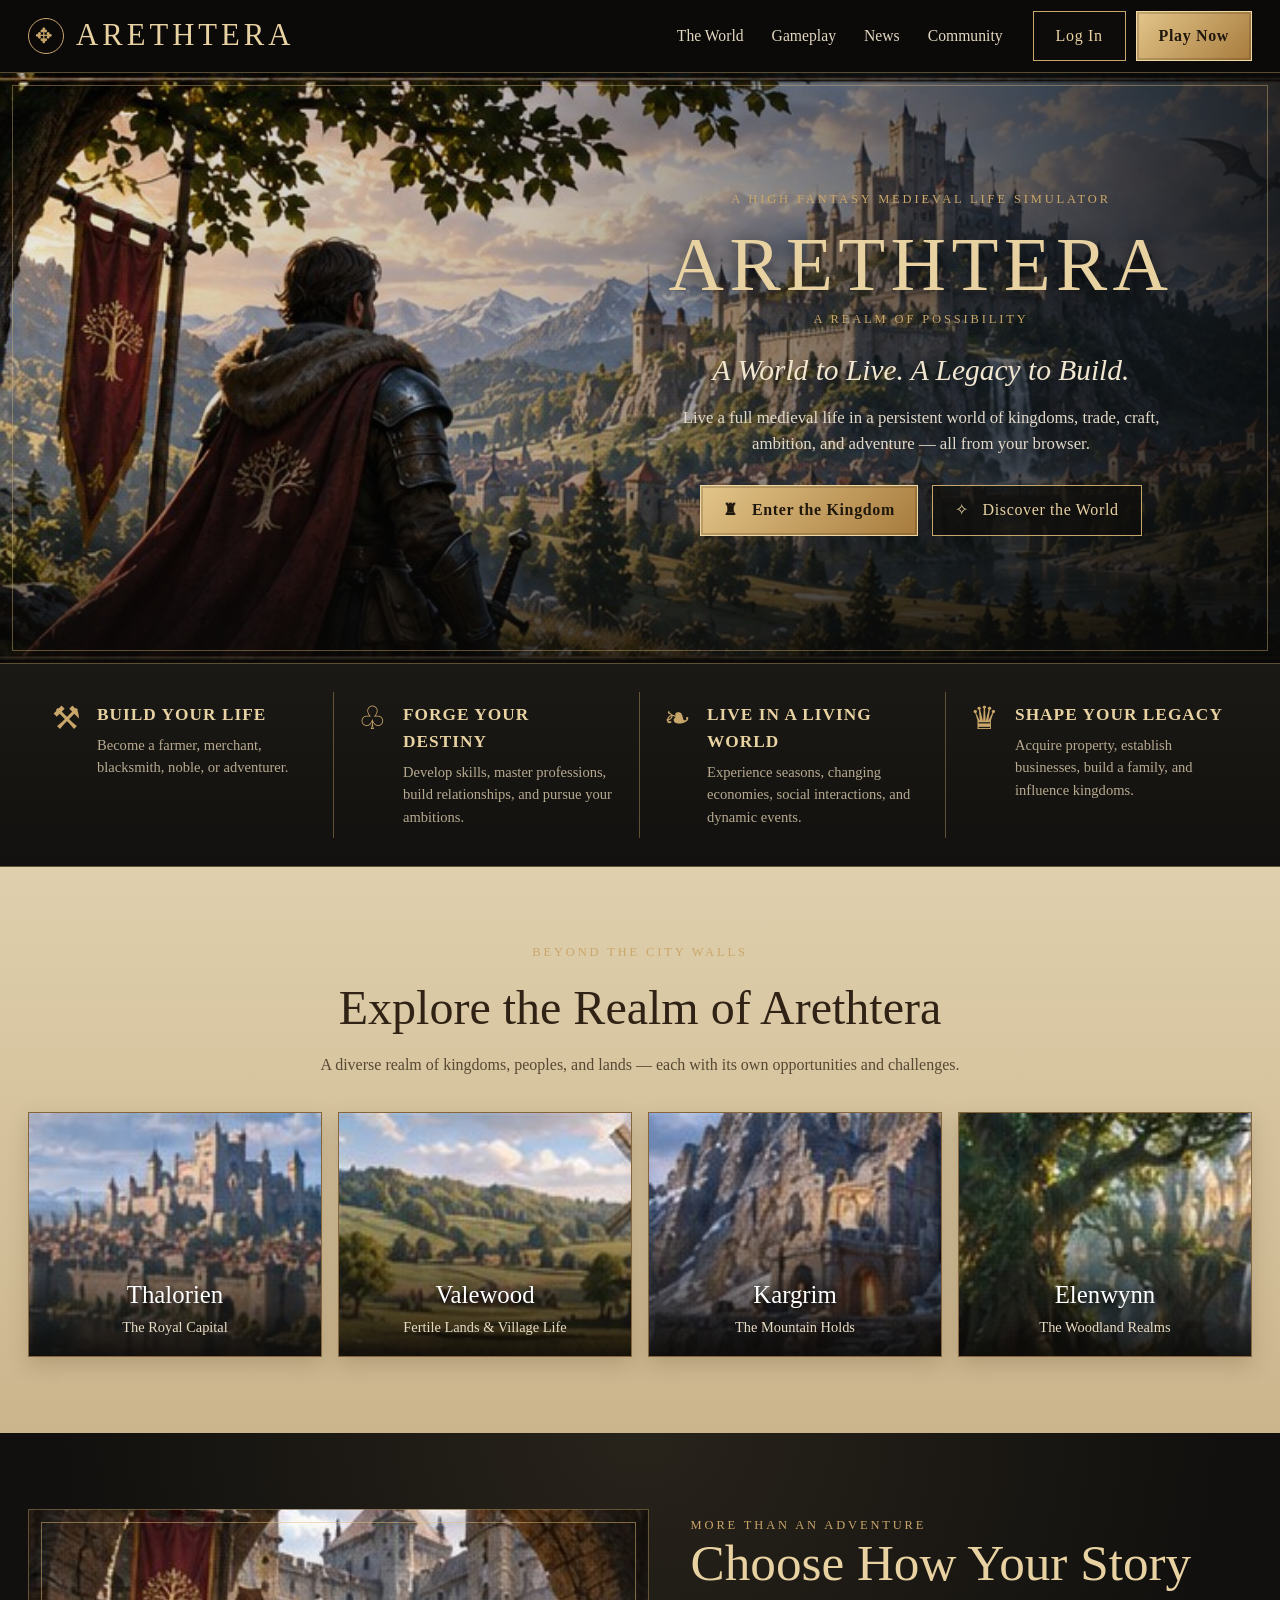
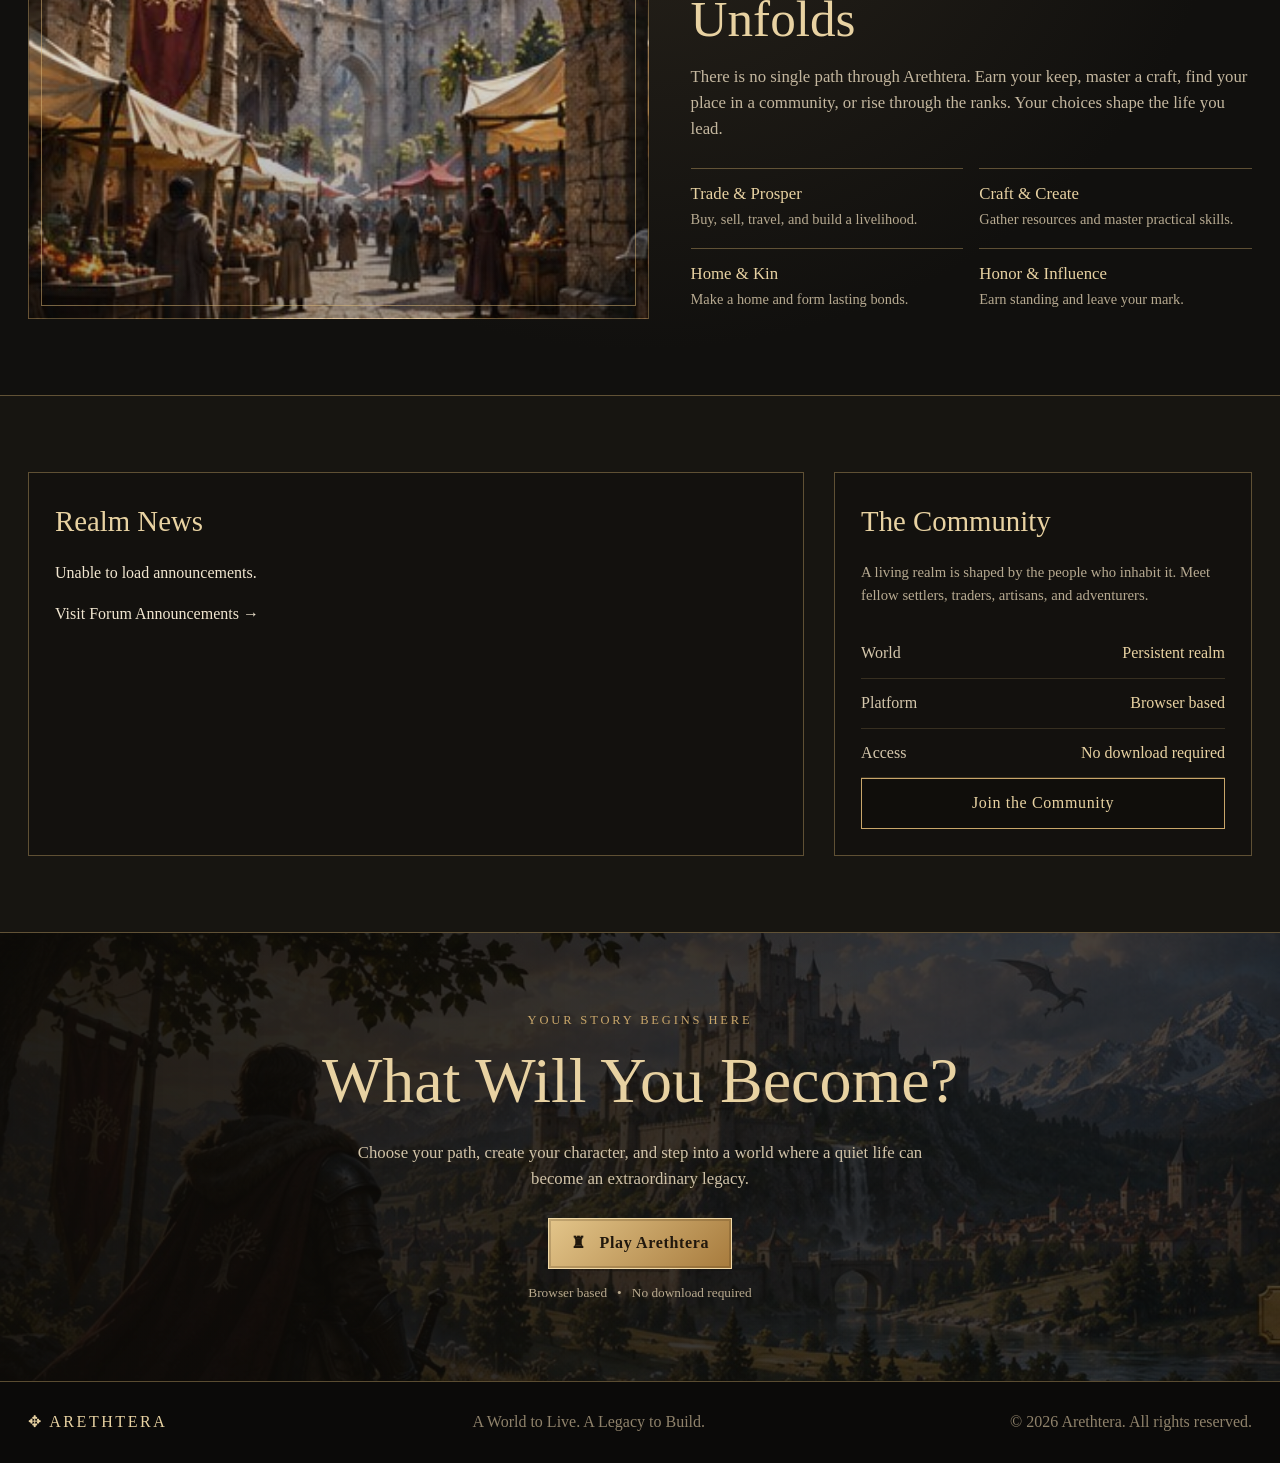
<file: index.html>
<!doctype html>
<html lang="en">
<head>
<meta charset="utf-8">
<meta name="viewport" content="width=device-width, initial-scale=1">
<meta name="theme-color" content="#11100e">
<meta name="description" content="Arethtera — a high fantasy medieval life simulator. Build a life, forge your destiny, and shape a living realm.">
<link rel="stylesheet" href="css/style.css">
<script src="js/main.js" defer></script>
<script src="js/news.js" defer></script>
<script src="js/account.js" defer></script>
<title>Arethtera — A World to Live. A Legacy to Build.</title>

</head>
<body>
<header class="site-header">
 <nav class="nav" aria-label="Main navigation">
  <a class="brand" href="#home"><span class="brand-mark">✥</span> Arethtera</a>
  <button class="menu-toggle" id="menuToggle" aria-label="Toggle navigation" aria-expanded="false">☰</button>
  <div class="nav-links" id="navLinks">
   <a href="#world">The World</a><a href="#gameplay">Gameplay</a><a href="#news">News</a><a href="#news">Community</a>
  </div>
  <div class="nav-actions" id="accountArea">
    <a class="btn" href="https://forum.arethtera.com/arethtera-login">Log In</a>
    <a class="btn primary" href="#journey">Play Now</a>
  </div>
 </nav>
</header>

<main>
<section class="hero" id="home">
 <div class="hero-content">
  <div class="eyebrow">A high fantasy medieval life simulator</div>
  <h1>Arethtera</h1>
  <div class="eyebrow">A realm of possibility</div>
  <h2>A World to Live. A Legacy to Build.</h2>
  <p>Live a full medieval life in a persistent world of kingdoms, trade, craft, ambition, and adventure — all from your browser.</p>
  <div class="hero-actions">
   <a class="btn primary" href="#journey">♜ &nbsp; Enter the Kingdom</a>
   <a class="btn" href="#world">✧ &nbsp; Discover the World</a>
  </div>
 </div>
</section>

<section class="pillars" id="gameplay" aria-label="Gameplay pillars">
 <div class="pillar-grid">
  <article class="pillar"><div class="pillar-icon">⚒</div><div><h3>Build Your Life</h3><p>Become a farmer, merchant, blacksmith, noble, or adventurer.</p></div></article>
  <article class="pillar"><div class="pillar-icon">♧</div><div><h3>Forge Your Destiny</h3><p>Develop skills, master professions, build relationships, and pursue your ambitions.</p></div></article>
  <article class="pillar"><div class="pillar-icon">❧</div><div><h3>Live in a Living World</h3><p>Experience seasons, changing economies, social interactions, and dynamic events.</p></div></article>
  <article class="pillar"><div class="pillar-icon">♛</div><div><h3>Shape Your Legacy</h3><p>Acquire property, establish businesses, build a family, and influence kingdoms.</p></div></article>
 </div>
</section>

<section class="section world" id="world">
 <div class="section-inner">
  <div class="section-heading"><div class="eyebrow">Beyond the city walls</div><h2>Explore the Realm of Arethtera</h2><p>A diverse realm of kingdoms, peoples, and lands — each with its own opportunities and challenges.</p></div>
  <div class="region-grid">
   <a class="region" href="#journey"><img src="images/thalorien.png" alt="Castle city among mountains"><div class="region-copy"><h3>Thalorien</h3><p>The Royal Capital</p></div></a>
   <a class="region" href="#journey"><img src="images/valewood.png" alt="Green farmland and village"><div class="region-copy"><h3>Valewood</h3><p>Fertile Lands &amp; Village Life</p></div></a>
   <a class="region" href="#journey"><img src="images/kargrim.png" alt="Mountain settlement"><div class="region-copy"><h3>Kargrim</h3><p>The Mountain Holds</p></div></a>
   <a class="region" href="#journey"><img src="images/elenwynn.png" alt="Ancient woodland realm"><div class="region-copy"><h3>Elenwynn</h3><p>The Woodland Realms</p></div></a>
  </div>
 </div>
</section>

<section class="section life">
 <div class="section-inner life-grid">
  <div class="life-art" role="img" aria-label="A medieval market street"></div>
  <div class="life-copy">
   <div class="eyebrow">More than an adventure</div>
   <h2>Choose How Your Story Unfolds</h2>
   <p>There is no single path through Arethtera. Earn your keep, master a craft, find your place in a community, or rise through the ranks. Your choices shape the life you lead.</p>
   <div class="life-list">
    <div class="life-item"><strong>Trade &amp; Prosper</strong><span>Buy, sell, travel, and build a livelihood.</span></div>
    <div class="life-item"><strong>Craft &amp; Create</strong><span>Gather resources and master practical skills.</span></div>
    <div class="life-item"><strong>Home &amp; Kin</strong><span>Make a home and form lasting bonds.</span></div>
    <div class="life-item"><strong>Honor &amp; Influence</strong><span>Earn standing and leave your mark.</span></div>
   </div>
  </div>
 </div>
</section>

<section class="section news-community" id="news">
 <div class="section-inner news-grid">
  <div class="panel">
   <h2>Realm News</h2>
    <div id="realmNewsFeed">
        <p class="community-note">Loading announcements...</p>
    </div>
  </div>
  <aside class="panel" id="community">
   <h2>The Community</h2>
   <p class="community-note">A living realm is shaped by the people who inhabit it. Meet fellow settlers, traders, artisans, and adventurers.</p>
   <div class="community-stat"><span>World</span><strong>Persistent realm</strong></div>
   <div class="community-stat"><span>Platform</span><strong>Browser based</strong></div>
   <div class="community-stat"><span>Access</span><strong>No download required</strong></div>
   <a class="btn join" href="https://forum.arethtera.com">Join the Community</a>
  </aside>
 </div>
</section>

<section class="cta" id="journey">
 <div class="cta-inner">
  <div class="eyebrow">Your story begins here</div>
  <h2>What Will You Become?</h2>
  <p>Choose your path, create your character, and step into a world where a quiet life can become an extraordinary legacy.</p>
  <button class="btn primary" id="playButton">♜ &nbsp; Play Arethtera</button>
  <small>Browser based &nbsp; • &nbsp; No download required</small>
 </div>
</section>
</main>

<footer><div class="footer-inner"><span class="footer-brand">✥ ARETHTERA</span><span>A World to Live. A Legacy to Build.</span><span>© <span id="year"></span> Arethtera. All rights reserved.</span></div></footer>
<div class="toast" id="toast" role="status" aria-live="polite">The gates are not open just yet. Stay tuned for the realm's launch.</div>


</body>
</html>
</file>
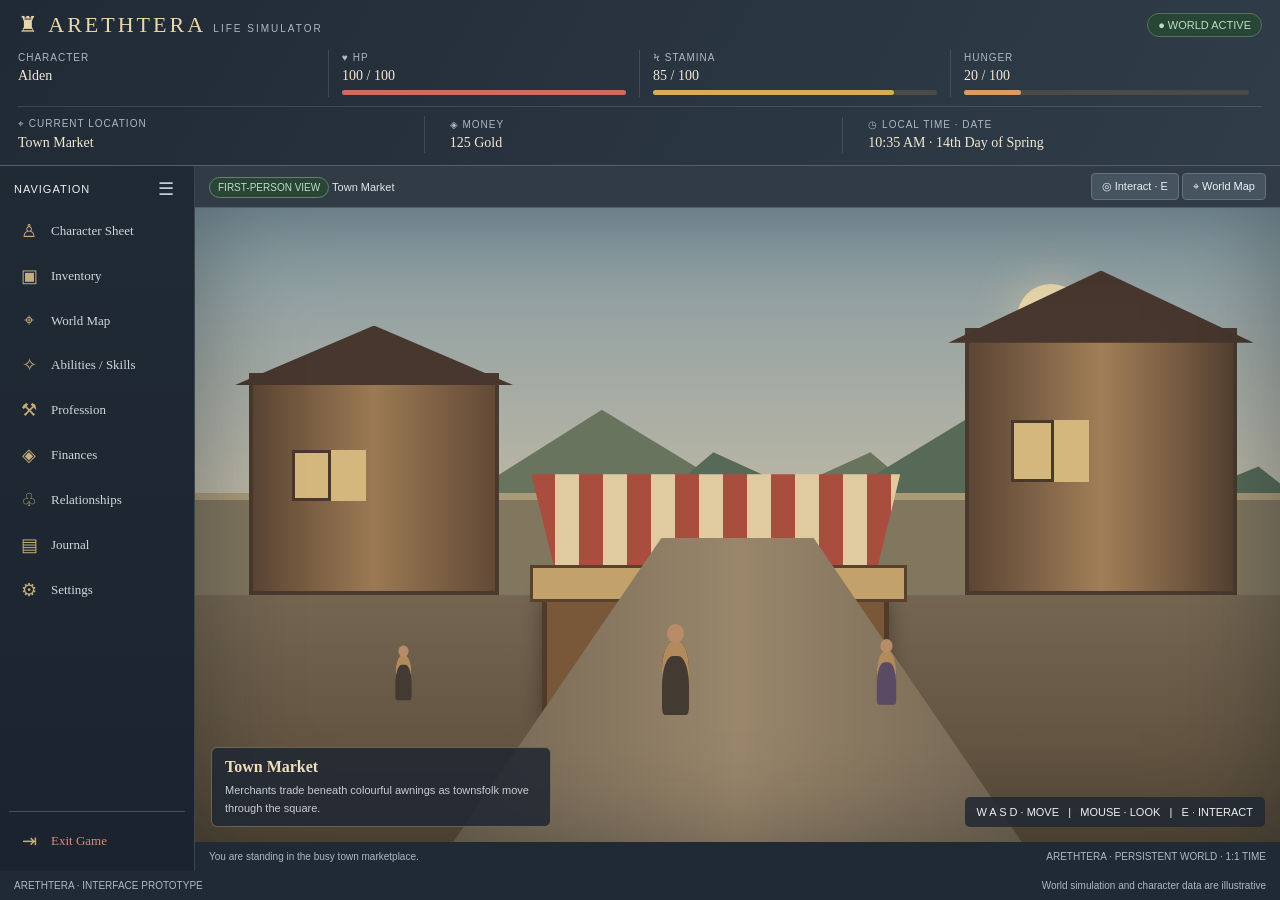
<file: interface/index.html>
<!doctype html>
<html lang="en">
    <head>
        <meta charset="utf-8">
        <meta name="viewport" content="width=device-width,initial-scale=1">
        <link rel="stylesheet" href="../css/interface.css">
        <script src="../js/interface.js" defer></script>
        <title>Arethtera — Interface Prototype</title>
    </head>
    <body>
        <div class="app">
            <header>
                <div class="brandrow">
                    <div class="brand">
                        ♜ ARETHTERA <small>LIFE SIMULATOR</small>
                    </div>
                    <span class="active">● WORLD ACTIVE</span>
                </div>
                <div class="stats">
                    <div class="stat">
                        <div class="label">Character</div>
                        <div class="value">Alden</div>
                    </div>
                    <div class="stat">
                        <div class="label">♥ HP</div>
                        <div class="value">100 / 100</div>
                        <div class="meter">
                            <i class="hp"></i>
                        </div>
                    </div>
                    <div class="stat">
                        <div class="label">ϟ Stamina</div>
                        <div class="value">85 / 100</div>
                        <div class="meter">
                            <i class="stam"></i>
                        </div>
                    </div>
                    <div class="stat">
                        <div class="label">Hunger</div>
                        <div class="value">20 / 100</div>
                        <div class="meter">
                            <i class="hun"></i>
                        </div>
                    </div>
                </div>
                <div class="stats bottom">
                    <div class="stat">
                        <div class="label">⌖ Current Location</div>
                        <div class="value" id="locationHeader">Town Market</div>
                    </div>
                    <div class="stat">
                        <div class="label">◈ Money</div>
                        <div class="value">125 Gold</div>
                    </div>
                    <div class="stat">
                        <div class="label">◷ Local Time · Date</div>
                        <div class="value" id="clock">10:35 AM · 14th Day of Spring</div>
                    </div>
                </div>
            </header>
            <div class="layout">
                <aside class="sidebar" id="sidebar">
                    <div class="navtop">
                        <span class="navtitle">NAVIGATION</span>
                        <button id="collapse" title="Collapse navigation">☰</button>
                    </div>
                    <nav id="nav"></nav>
                    <div class="exit">
                        <button class="navbtn" data-menu="Exit Game">
                            <span class="ico">⇥</span>
                            <span class="navlabel">Exit Game</span>
                        </button>
                    </div>
                </aside>
                <main class="main">
                    <div class="toolbar">
                        <div>
                            <span class="pill">FIRST-PERSON VIEW</span>
                            <span id="sceneLocation">Town Market</span>
                        </div>
                        <div>
                            <button id="interact">◎ Interact · E</button>
                            <button id="mapBtn">⌖ World Map</button>
                        </div>
                    </div>
                    <section class="scene" aria-label="Illustrative medieval marketplace scene">
                        <div class="sky"></div>
                        <div class="sun"></div>
                        <div class="hill"></div>
                        <div class="hill r"></div>
                        <div class="wall"></div>
                        <div class="house">
                            <span class="window"></span>
                        </div>
                        <div class="house right">
                            <span class="window"></span>
                        </div>
                        <div class="awning"></div>
                        <div class="stall"></div>
                        <div class="road"></div>
                        <div class="person p1"></div>
                        <div class="person p2"></div>
                        <div class="person p3"></div>
                        <div class="vignette"></div>
                        <div class="loccard">
                            <strong id="locationTitle">Town Market</strong>
                            <span id="locationDescription">Merchants trade beneath colourful awnings as townsfolk move through the square.</span>
                        </div>
                        <div class="hint">W A S D · MOVE &nbsp; | &nbsp; MOUSE · LOOK &nbsp; | &nbsp; E · INTERACT</div>
                    </section>
                    <div class="scenefoot">
                        <span id="status">You are standing in the busy town marketplace.</span>
                        <span>ARETHTERA · PERSISTENT WORLD · 1:1 TIME</span>
                    </div>
                </main>
            </div>
            <div class="footer">
                <span>ARETHTERA · INTERFACE PROTOTYPE</span>
                <span>World simulation and character data are illustrative</span>
            </div>
            <div class="toast" id="toast"></div>
            <div class="overlay" id="overlay" hidden>
                <section class="panel">
                    <div class="panelhead">
                        <div>
                            <div class="ptitle" id="panelTitle"></div>
                            <div class="psub">THE RECORDS OF YOUR LIFE IN ARETHTERA</div>
                        </div>
                        <button class="close" id="closePanel">✕ Close</button>
                    </div>
                    <div class="panelbody" id="panelBody"></div>
                </section>
            </div>
            <div class="map" id="map" hidden>
                <div class="maphead">
                    <div>
                        <div class="maptitle">✥ World Map</div>
                        <div class="psub">Known roads and major settlements · Select a destination to inspect</div>
                    </div>
                    <button class="close" id="closeMap">✕ Return to World</button>
                </div>
                <div class="mapcanvas">
                    <svg viewBox="0 0 1000 600" preserveAspectRatio="none">
                        <defs>
                            <pattern id="dots" width="28" height="28" patternUnits="userSpaceOnUse">
                                <circle cx="2" cy="2" r="1" fill="#806b48" opacity=".35"/>
                            </pattern>
                        </defs>
                        <rect width="1000" height="600" fill="url(#dots)"/>
                        <path d="M0 450 Q180 370 260 430 T500 400 T760 430 T1000 350" fill="none" stroke="#78939a" stroke-width="34" opacity=".55"/>
                        <path d="M70 100 Q230 170 360 290 T600 350 T900 180" fill="none" stroke="#9a8054" stroke-width="7" stroke-dasharray="14 8"/>
                        <path d="M180 520 Q300 420 360 290 T700 100" fill="none" stroke="#9a8054" stroke-width="6" stroke-dasharray="12 8"/>
                        <path d="M80 80L220 35 350 80 310 190 160 210Z" fill="#6d7e60" opacity=".55"/>
                        <path d="M710 350L850 310 970 400 900 550 750 520Z" fill="#6d7e60" opacity=".45"/>
                        <g fill="#8b7651" opacity=".65">
                            <path d="M90 260l40-75 30 75z"/>
                            <path d="M140 280l45-85 35 85z"/>
                            <path d="M790 160l45-85 35 85z"/>
                        </g>
                        <g fill="#665238" font-family="Georgia" font-size="20" font-style="italic">
                            <text x="360" y="90">Northern Woodlands</text>
                            <text x="650" y="560">Southern Reach</text>
                            <text x="60" y="350">Western Hills</text>
                        </g>
                    </svg>
                    <button class="place" style="left:42%;top:39%" data-place="Town Market">✦ Town Market</button>
                    <button class="place" style="left:13%;top:68%" data-place="Westfield Village">◆ Westfield Village</button>
                    <button class="place" style="left:72%;top:24%" data-place="Northwatch">◆ Northwatch</button>
                    <button class="place" style="left:68%;top:73%" data-place="Southern Farmlands">◇ Southern Farmlands</button>
                </div>
                <div class="legend">
                    <span>✦ Current location</span>
                    <span>◆ Known settlement</span>
                    <span>◇ Region of interest</span>
                    <span>Minor locations are discovered through exploration.</span>
                </div>
            </div>
        </div>
    </body>
</html>
</file>
<file: css/style.css>
:root{
  --ink:#100f0d;--ink2:#191713;--gold:#c9a66a;--gold2:#e8d2a2;
  --parchment:#e4d2ad;--parchment2:#cbb58a;--muted:#b7aa91;
  --line:rgba(201,166,106,.42);--serif:Georgia,"Times New Roman",serif;
}
*{box-sizing:border-box}
html{scroll-behavior:smooth}
body{margin:0;background:var(--ink);color:#f1e6d0;font-family:var(--serif);line-height:1.55}
a{color:inherit;text-decoration:none}
button{font:inherit}
.site-header{position:sticky;top:0;z-index:20;background:rgba(12,11,10,.96);border-bottom:1px solid var(--line);backdrop-filter:blur(12px)}
.nav{max-width:1320px;margin:auto;min-height:72px;padding:0 28px;display:flex;align-items:center;gap:30px}
.brand{display:flex;align-items:center;gap:12px;margin-right:auto;color:var(--gold2);font-size:clamp(1.35rem,2.4vw,2rem);letter-spacing:.13em;text-transform:uppercase;white-space:nowrap}
.brand-mark{width:36px;height:36px;border:1px solid var(--gold);border-radius:50%;display:grid;place-items:center;color:var(--gold);font-size:1.3rem}
.nav-links{display:flex;align-items:center;gap:28px;color:#e2d6c0;font-size:.98rem}
.nav-links a{transition:color .2s}
.nav-links a:hover{color:var(--gold2)}
.nav-actions{display:flex;gap:10px}
.btn{display:inline-flex;justify-content:center;align-items:center;gap:10px;padding:12px 22px;border:1px solid var(--gold);background:rgba(15,13,10,.7);color:var(--gold2);letter-spacing:.04em;cursor:pointer;transition:transform .2s,background .2s,border-color .2s}
.btn:hover{transform:translateY(-2px);background:#352719;border-color:#f0d49c}
.btn.primary{background:linear-gradient(135deg,#e3c58a,#a77b3d);color:#21180d;border-color:#f1d9a6;font-weight:bold;box-shadow:inset 0 0 0 2px rgba(57,35,14,.2)}
.menu-toggle{display:none;background:none;border:1px solid var(--line);color:var(--gold2);padding:8px 12px}
.hero{min-height:590px;display:flex;align-items:center;position:relative;overflow:hidden;background:
 linear-gradient(90deg,rgba(8,8,7,.08) 0%,rgba(8,8,7,.22) 42%,rgba(8,8,7,.84) 100%),
 linear-gradient(0deg,rgba(9,8,7,.75),transparent 35%),
 url("../images/hero-kingdom.png") left center/cover no-repeat,#27231b}
.hero:after{content:"";position:absolute;inset:12px;border:1px solid rgba(215,181,119,.42);pointer-events:none}
.hero-content{position:relative;z-index:1;width:min(590px,48%);margin-left:auto;margin-right:max(5vw,calc((100vw - 1320px)/2));padding:70px 20px 80px;text-align:center}
.eyebrow{color:var(--gold);text-transform:uppercase;letter-spacing:.23em;font-size:.78rem}
.hero h1{font-size:clamp(3rem,6vw,5.7rem);line-height:.98;letter-spacing:.07em;text-transform:uppercase;color:var(--gold2);font-weight:500;margin:18px 0 8px;text-shadow:0 4px 22px #000}
.hero h2{font-size:clamp(1.35rem,2.3vw,2rem);font-style:italic;font-weight:400;margin:18px 0 12px}
.hero p{max-width:540px;margin:0 auto 28px;color:#e2d9c9;font-size:1.05rem}
.hero-actions{display:flex;justify-content:center;gap:14px;flex-wrap:wrap}
.pillars{background:linear-gradient(180deg,#1b1915,#12110f);border-top:1px solid var(--line);border-bottom:1px solid var(--line)}
.pillar-grid{max-width:1320px;margin:auto;display:grid;grid-template-columns:repeat(4,1fr);padding:28px}
.pillar{padding:10px 24px;display:flex;gap:16px;align-items:flex-start;border-right:1px solid var(--line)}
.pillar:last-child{border:0}
.pillar-icon{font-size:2rem;color:var(--gold);line-height:1}
.pillar h3{margin:0 0 5px;color:var(--gold2);font-size:1.08rem;letter-spacing:.06em;text-transform:uppercase}
.pillar p{margin:0;color:var(--muted);font-size:.91rem}
.section{padding:76px 28px}
.section-inner{max-width:1320px;margin:auto}
.section-heading{text-align:center;margin:0 auto 34px}
.section-heading .eyebrow{margin-bottom:8px}
.section-heading h2{font-size:clamp(2rem,4vw,3rem);font-weight:400;margin:0;color:var(--gold2)}
.section-heading p{color:#bdb19b;margin:8px auto 0;max-width:650px}
.world{background:linear-gradient(180deg,#dfcfac,#cbb58d);color:#211b13}
.world .section-heading h2{color:#302316}
.world .section-heading p{color:#574832}
.region-grid{display:grid;grid-template-columns:repeat(4,1fr);gap:16px}
.region{height:245px;position:relative;overflow:hidden;border:1px solid #85663c;box-shadow:0 8px 20px #49361e35;cursor:pointer;background:#342d21}
.region img{width:100%;height:100%;object-fit:cover;transition:transform .45s;display:block}
.region:hover img{transform:scale(1.07)}
.region:after{content:"";position:absolute;inset:35% 0 0;background:linear-gradient(transparent,rgba(12,10,8,.88))}
.region-copy{position:absolute;z-index:1;bottom:17px;left:12px;right:12px;text-align:center;color:#fff}
.region-copy h3{margin:0;font-size:1.55rem;font-weight:400;text-shadow:0 2px 6px #000}
.region-copy p{margin:2px 0 0;font-size:.9rem;color:#e9dcc4}
.life{background:radial-gradient(ellipse at 50% 0,#28231b,#11100e 65%)}
.life-grid{display:grid;grid-template-columns:1.05fr .95fr;gap:42px;align-items:center}
.life-art{min-height:410px;background:linear-gradient(0deg,rgba(10,9,7,.4),transparent),url("../images/market.png") center/cover;border:1px solid var(--line);position:relative}
.life-art:after{content:"";position:absolute;inset:12px;border:1px solid rgba(225,190,125,.5)}
.life-copy h2{font-size:clamp(2rem,4vw,3.2rem);font-weight:400;color:var(--gold2);line-height:1.1;margin:0 0 14px}
.life-copy>p{color:#c4b79f;font-size:1.05rem}
.life-list{display:grid;grid-template-columns:1fr 1fr;gap:16px;margin-top:26px}
.life-item{border-top:1px solid var(--line);padding-top:12px}
.life-item strong{display:block;color:var(--gold2);font-size:1.05rem;font-weight:400}
.life-item span{color:var(--muted);font-size:.9rem}
.news-community{background:#171511;border-top:1px solid var(--line);border-bottom:1px solid var(--line)}
.news-grid{display:grid;grid-template-columns:1.3fr .7fr;gap:30px}
.panel{border:1px solid var(--line);padding:26px;background:rgba(0,0,0,.18)}
.panel h2{font-size:1.8rem;font-weight:400;color:var(--gold2);margin:0 0 18px}
.news-item{display:grid;grid-template-columns:92px 1fr auto;gap:16px;align-items:center;padding:15px 0;border-top:1px solid rgba(201,166,106,.2)}
.news-thumb{height:68px;background:linear-gradient(135deg,#5d4a2d,#1d2b2a);display:grid;place-items:center;color:var(--gold2);font-size:1.5rem;border:1px solid var(--line)}
.news-item h3{font-size:1.05rem;font-weight:400;color:#eee0c5;margin:0 0 3px}
.news-item p{font-size:.88rem;color:var(--muted);margin:0}
.news-date{color:#a9946c;font-size:.78rem;white-space:nowrap}
.community-stat{display:flex;justify-content:space-between;border-bottom:1px solid rgba(201,166,106,.2);padding:12px 0;color:#d5c7ac}
.community-stat strong{color:var(--gold2);font-weight:400}
.community-note{color:var(--muted);font-size:.92rem;margin:16px 0 22px}
.join{width:100%}
.cta{padding:78px 28px;background:linear-gradient(90deg,rgba(13,11,8,.92),rgba(13,11,8,.72)),url("../images/hero-kingdom.png") center 58%/cover}
.cta-inner{max-width:1000px;margin:auto;text-align:center}
.cta h2{font-size:clamp(2.3rem,5vw,4rem);font-weight:400;color:var(--gold2);margin:0 0 10px}
.cta p{color:#d1c3a8;max-width:620px;margin:0 auto 26px;font-size:1.05rem}
.cta small{display:block;color:#b8a98e;margin-top:14px}
footer{padding:28px;background:#0b0a09;border-top:1px solid var(--line);color:#8f826b}
.footer-inner{max-width:1320px;margin:auto;display:flex;justify-content:space-between;gap:20px;flex-wrap:wrap}
.footer-brand{color:var(--gold2);letter-spacing:.16em}
.toast{position:fixed;bottom:22px;left:50%;transform:translate(-50%,20px);opacity:0;pointer-events:none;background:#e0c38b;color:#1c160e;padding:12px 20px;border:1px solid #fff0c7;box-shadow:0 8px 28px #0008;z-index:50;transition:.25s}
.toast.show{opacity:1;transform:translate(-50%,0)}
@media(max-width:900px){
 .nav{min-height:64px}.menu-toggle{display:block}.nav-links{display:none;position:absolute;top:64px;left:0;right:0;background:#100f0d;padding:20px 28px;flex-direction:column;align-items:flex-start;border-bottom:1px solid var(--line)}
 .nav-links.open{display:flex}.nav-actions .btn:first-child{display:none}
 .hero{min-height:620px;background-position:35% center}.hero-content{width:100%;margin:0;padding:90px 28px 65px;background:linear-gradient(90deg,rgba(9,8,7,.58),rgba(9,8,7,.76))}
 .pillar-grid{grid-template-columns:1fr 1fr}.pillar:nth-child(2){border-right:0}.pillar:nth-child(-n+2){border-bottom:1px solid var(--line);padding-bottom:20px}.pillar:nth-child(n+3){padding-top:20px}
 .region-grid{grid-template-columns:1fr 1fr}.news-grid{grid-template-columns:1fr}
}
@media(max-width:560px){
 .nav{padding:0 16px;gap:12px}.brand{font-size:1.12rem;letter-spacing:.08em}.brand-mark{width:30px;height:30px}
 .nav-actions .btn{padding:9px 12px;font-size:.84rem}
 .hero{min-height:570px}.hero h1{font-size:2.9rem}.hero-actions .btn{width:100%}
 .pillar-grid{grid-template-columns:1fr;padding:16px}.pillar{border-right:0!important;border-bottom:1px solid var(--line)!important;padding:16px 8px!important}.pillar:last-child{border-bottom:0!important}
 .section{padding:55px 18px}.region-grid{grid-template-columns:1fr}.region{height:220px}
 .life-grid{grid-template-columns:1fr;gap:24px}.life-art{min-height:250px}.life-list{grid-template-columns:1fr}
 .panel{padding:18px}.news-item{grid-template-columns:68px 1fr}.news-thumb{height:58px}.news-date{grid-column:2}
 .cta{padding:60px 20px}.footer-inner{flex-direction:column;text-align:center}
}
</file>
<file: css/interface.css>
Interface File
:root{--bg:#1c2631;--panel:#293542;--gold:#d5b77b;--paper:#d8c49d;--ink:#493a29;--muted:#aeb8c3}
*{box-sizing:border-box}body{margin:0;background:#111820;color:#eee;font-family:Georgia,serif}button{font:inherit;cursor:pointer}
.app{height:100vh;min-height:600px;display:flex;flex-direction:column;overflow:hidden}
header{background:linear-gradient(120deg,#202a35,#303d49);padding:12px 18px;border-bottom:1px solid #53606c;z-index:2}
.brandrow,.row,.bottom,.navtop,.toolbar,.panelhead{display:flex;align-items:center;justify-content:space-between;gap:12px}
.brand{font-size:22px;letter-spacing:3px;color:#ead7ad}.brand small{font:10px Arial;color:#aeb8c3;letter-spacing:2px}
.active{font:11px Arial;color:#b9dfc2;border:1px solid #54735d;background:#294536;border-radius:20px;padding:5px 10px}
.stats{display:grid;grid-template-columns:repeat(4,1fr);margin-top:12px}.stats.bottom{grid-template-columns:repeat(3,1fr);border-top:1px solid #ffffff20;padding-top:9px;margin-top:9px}
.stat{padding:2px 13px;border-right:1px solid #ffffff20;min-width:0}.stat:first-child{padding-left:0}.stat:last-child{border:0}
.label{font:10px Arial;letter-spacing:1px;color:#aeb8c3;text-transform:uppercase;margin-bottom:5px}.value{font-size:14px;color:#f2e7d2;white-space:nowrap;overflow:hidden;text-overflow:ellipsis}
.meter{height:5px;background:#4a4b45;border-radius:9px;margin-top:6px}.meter i{display:block;height:100%;border-radius:9px}.hp{width:100%;background:#cf6a66}.stam{width:85%;background:#d4ad57}.hun{width:20%;background:#d99c66}
.layout{display:flex;flex:1;min-height:0}.sidebar{width:195px;flex:0 0 195px;background:linear-gradient(#202a35,#1b242e);padding:9px;display:flex;flex-direction:column;border-right:1px solid #3b4651;transition:.2s}.sidebar.collapsed{width:60px;flex-basis:60px}
.navtop{height:35px;padding:0 5px 8px;color:var(--gold);font:11px Arial;letter-spacing:1px}.navtop button{background:none;color:#c4ccd3;border:0;font-size:18px}
nav{display:flex;flex-direction:column;gap:3px}.navbtn{display:flex;align-items:center;gap:12px;width:100%;padding:10px;color:#d0d6dc;background:none;border:0;border-radius:5px;text-align:left;font-size:13px;white-space:nowrap}.navbtn .ico{width:20px;text-align:center;color:#c5ad7c;font:18px Arial}.navbtn:hover{background:#3a4652}.navbtn.selected{background:#465460;color:#f0d9ac;box-shadow:inset 3px 0 var(--gold)}
.collapsed .navlabel,.collapsed .navtitle{display:none}.collapsed .navbtn{justify-content:center;padding:11px 4px}.exit{margin-top:auto;border-top:1px solid #46515c;padding-top:8px}.exit button{color:#d58b83}
.main{flex:1;min-width:0;display:flex;flex-direction:column;background:#29343e;position:relative}.toolbar{height:42px;flex:0 0 42px;background:#303b46;padding:0 14px;border-bottom:1px solid #53606c;font:11px Arial;color:#e0e5e9}
.pill{font:10px Arial;border:1px solid #66816e;color:#b9dfc2;background:#294536;padding:4px 8px;border-radius:20px}.toolbar button,.small{background:#465460;color:#edf0f2;border:1px solid #66737e;border-radius:4px;padding:6px 10px;font-size:11px}
.scene{position:relative;flex:1;min-height:220px;overflow:hidden;background:linear-gradient(#8b9da4 0%,#c4bba5 42%,#81735d 43%,#574936 100%)}
.sky{position:absolute;inset:0 0 47%;background:linear-gradient(#8299a2,#c4bba5)}.sun{position:absolute;top:12%;right:18%;width:68px;height:68px;border-radius:50%;background:#e5d3a8;box-shadow:0 0 50px #f4dba477}
.hill{position:absolute;bottom:43%;width:75%;height:28%;background:#68745d;clip-path:polygon(0 100%,16% 42%,30% 68%,50% 10%,69% 63%,83% 34%,100% 100%)}.hill.r{right:-10%;transform:scaleX(-1);background:#566a57}
.wall{position:absolute;bottom:39%;width:100%;height:16%;background:#81765e;border-top:7px solid #a99a78}
.house{position:absolute;bottom:39%;left:5%;width:23%;height:35%;background:linear-gradient(90deg,#5d4634,#9b7953,#634a36);border:4px solid #493a2d}.house:before{content:"";position:absolute;left:-8%;top:-24%;width:116%;height:28%;background:#47372e;clip-path:polygon(0 100%,50% 0,100% 100%)}
.house.right{left:auto;right:4%;width:25%;height:42%;background:linear-gradient(90deg,#5b4535,#a17e57,#584331)}
.window{position:absolute;top:34%;left:16%;width:16%;height:24%;background:#d4b77c;border:3px solid #49382b;box-shadow:35px 0 #d4b77c}
.awning{position:absolute;bottom:39%;left:31%;width:34%;height:19%;background:repeating-linear-gradient(90deg,#a94e3f 0 24px,#e0cba1 24px 48px);clip-path:polygon(0 0,100% 0,92% 100%,8% 100%);border-bottom:5px solid #4c3728}
.stall{position:absolute;bottom:20%;left:32%;width:32%;height:20%;background:#79583a;border:5px solid #503a29;box-shadow:0 10px 18px #24180f77}.stall:before{content:"";position:absolute;left:-5%;top:-24%;width:110%;height:26%;background:#c2a16b;border:3px solid #5a412e}
.road{position:absolute;bottom:-22%;left:15%;width:70%;height:70%;background:linear-gradient(90deg,#665b4b,#99866b 50%,#665b4b);clip-path:polygon(40% 0,60% 0,100% 100%,0 100%)}
.person{position:absolute;bottom:20%;width:27px;height:74px;border-radius:40% 40% 10% 10%;background:#433a31;box-shadow:inset 0 15px #b38a5c}.person:before{content:"";position:absolute;top:-17px;left:5px;width:17px;height:19px;border-radius:50%;background:#b88c68}.p1{left:43%}.p2{right:35%;transform:scale(.72);background:#5b4a64}.p3{left:18%;transform:scale(.6)}
.vignette{position:absolute;inset:0;box-shadow:inset 0 0 100px #10182066;pointer-events:none}
.loccard{position:absolute;left:16px;bottom:15px;background:#202833dc;border:1px solid #d5b77b66;border-radius:6px;padding:10px 13px;max-width:340px}.loccard strong{display:block;color:#f0dfbd;margin-bottom:4px}.loccard span{font:11px Arial;color:#c5cdd4}
.hint{position:absolute;right:15px;bottom:15px;background:#202833d9;padding:9px 12px;border-radius:5px;font:11px Arial}
.scenefoot,.footer{background:#202a35;padding:9px 14px;display:flex;justify-content:space-between;gap:10px;color:#aeb8c3;font:10px Arial}
.overlay{position:absolute;inset:0;background:#080c11a8;backdrop-filter:blur(3px);display:flex;align-items:center;justify-content:center;padding:3vh 3vw;z-index:4}.panel{width:min(76%,1000px);height:min(76%,760px);min-height:340px;background:linear-gradient(135deg,#e0cda8,#cdb88e);color:var(--ink);border:8px solid #493829;outline:2px solid #b99b64;box-shadow:0 20px 70px #000b,inset 0 0 35px #8e714033;display:flex;flex-direction:column;padding:19px;position:relative}.panel:before{content:"";position:absolute;inset:6px;border:1px solid #987b50;pointer-events:none}
.panelhead{border-bottom:1px solid #9e865d;padding-bottom:12px;position:relative;z-index:1}.ptitle{font-size:23px}.psub{font:11px Arial;color:#786348;margin-top:4px}.close{background:#57432e;color:#f2dfba;padding:7px 12px;border:0;border-radius:3px}
.panelbody{overflow:auto;padding:14px 5px;position:relative;z-index:1}.card{background:#c4ad7e;border:1px solid #9e865d;padding:13px;margin:7px 0}.card h3{margin:0 0 7px;font-size:15px}.card p{font-size:13px;line-height:1.5;color:#59472f}.grid{display:grid;grid-template-columns:repeat(2,minmax(0,1fr));gap:10px}
.map{position:absolute;inset:0;background:#cdb98f;color:#493a29;z-index:6;padding:18px;display:flex;flex-direction:column}.maphead{display:flex;justify-content:space-between;align-items:center;border-bottom:1px solid #907951;padding-bottom:12px}.maptitle{font-size:24px}.mapcanvas{position:relative;flex:1;margin:14px 0;background:radial-gradient(ellipse at 48% 45%,#e1d1a9,#c5ad7d 70%,#ad956b);border:3px solid #806847;overflow:hidden;min-height:250px}
.mapcanvas svg{width:100%;height:100%;position:absolute;inset:0}.place{position:absolute;background:#59432d;color:#f4e5c7;border:1px solid #3f2d1e;padding:7px 10px;border-radius:3px;font-size:12px}.place:hover{background:#80623d}.legend{font:11px Arial;color:#59472f;display:flex;gap:18px;flex-wrap:wrap}
.toast{position:absolute;top:12px;left:50%;transform:translateX(-50%);z-index:9;background:#202833ed;color:#f1dfbd;border:1px solid var(--gold);padding:10px 16px;border-radius:5px;font:12px Arial;display:none}.toast.show{display:block}
[hidden]{display:none!important}
@media(max-width:700px){header{padding:9px}.brand{font-size:17px}.brand small{display:none}.stat{padding:2px 6px}.label{font-size:8px}.value{font-size:11px}.sidebar{width:55px;flex-basis:55px;padding:7px 4px}.sidebar .navlabel,.sidebar .navtitle{display:none}.sidebar .navbtn{justify-content:center;padding:10px 3px}.panel{width:96%;height:88%;padding:13px;border-width:5px}.grid{grid-template-columns:1fr}.hint{display:none}}
</file>
